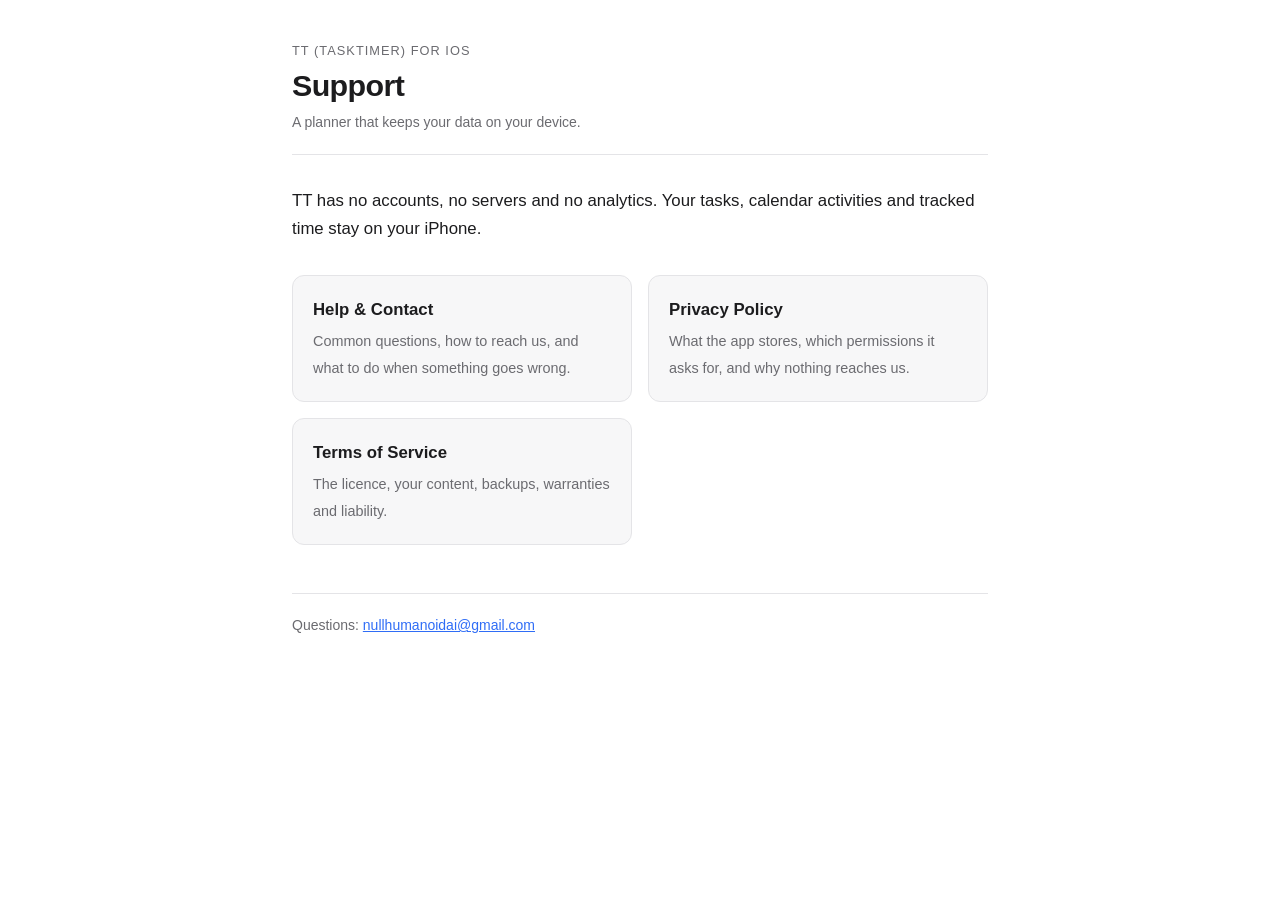
<file: docs/index.html>
<!doctype html>
<html lang="en">
<head>
<meta charset="utf-8">
<meta name="viewport" content="width=device-width, initial-scale=1">
<title>Support — TT: Checklist &amp; DailyPlanner</title>
<link rel="stylesheet" href="style.css">
</head>
<body>
<div class="wrap">
<header>
  <p class="app">TT (TaskTimer) for iOS</p>
  <h1>Support</h1>
  <p class="updated">A planner that keeps your data on your device.</p>
</header>
<p class="lead">TT has no accounts, no servers and no analytics. Your tasks, calendar activities and tracked time stay on your iPhone.</p>
<div class="tiles">
  <a class="tile" href="support.html"><strong>Help &amp; Contact</strong><span>Common questions, how to reach us, and what to do when something goes wrong.</span></a>
  <a class="tile" href="privacy.html"><strong>Privacy Policy</strong><span>What the app stores, which permissions it asks for, and why nothing reaches us.</span></a>
  <a class="tile" href="terms.html"><strong>Terms of Service</strong><span>The licence, your content, backups, warranties and liability.</span></a>
</div>
<footer>Questions: <a href="mailto:nullhumanoidai@gmail.com">nullhumanoidai@gmail.com</a></footer>
</div>
</body>
</html>
</file>
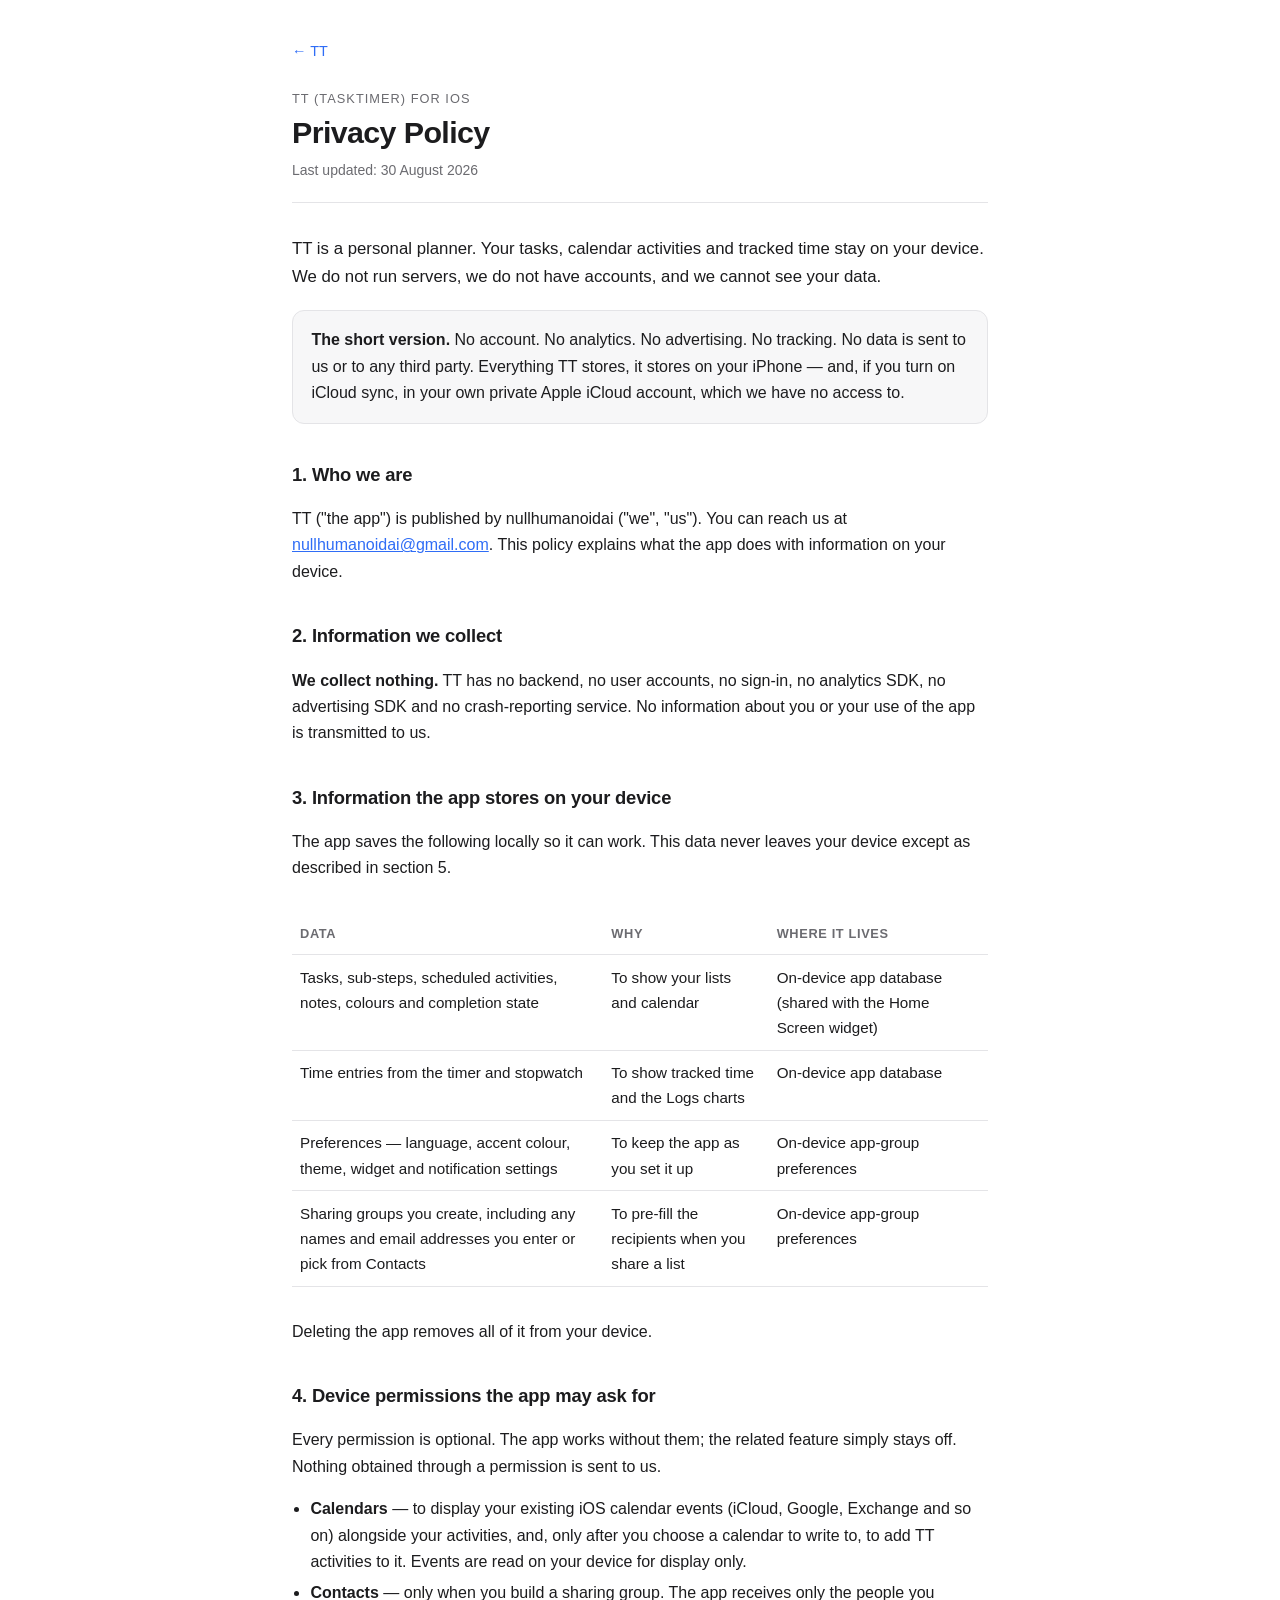
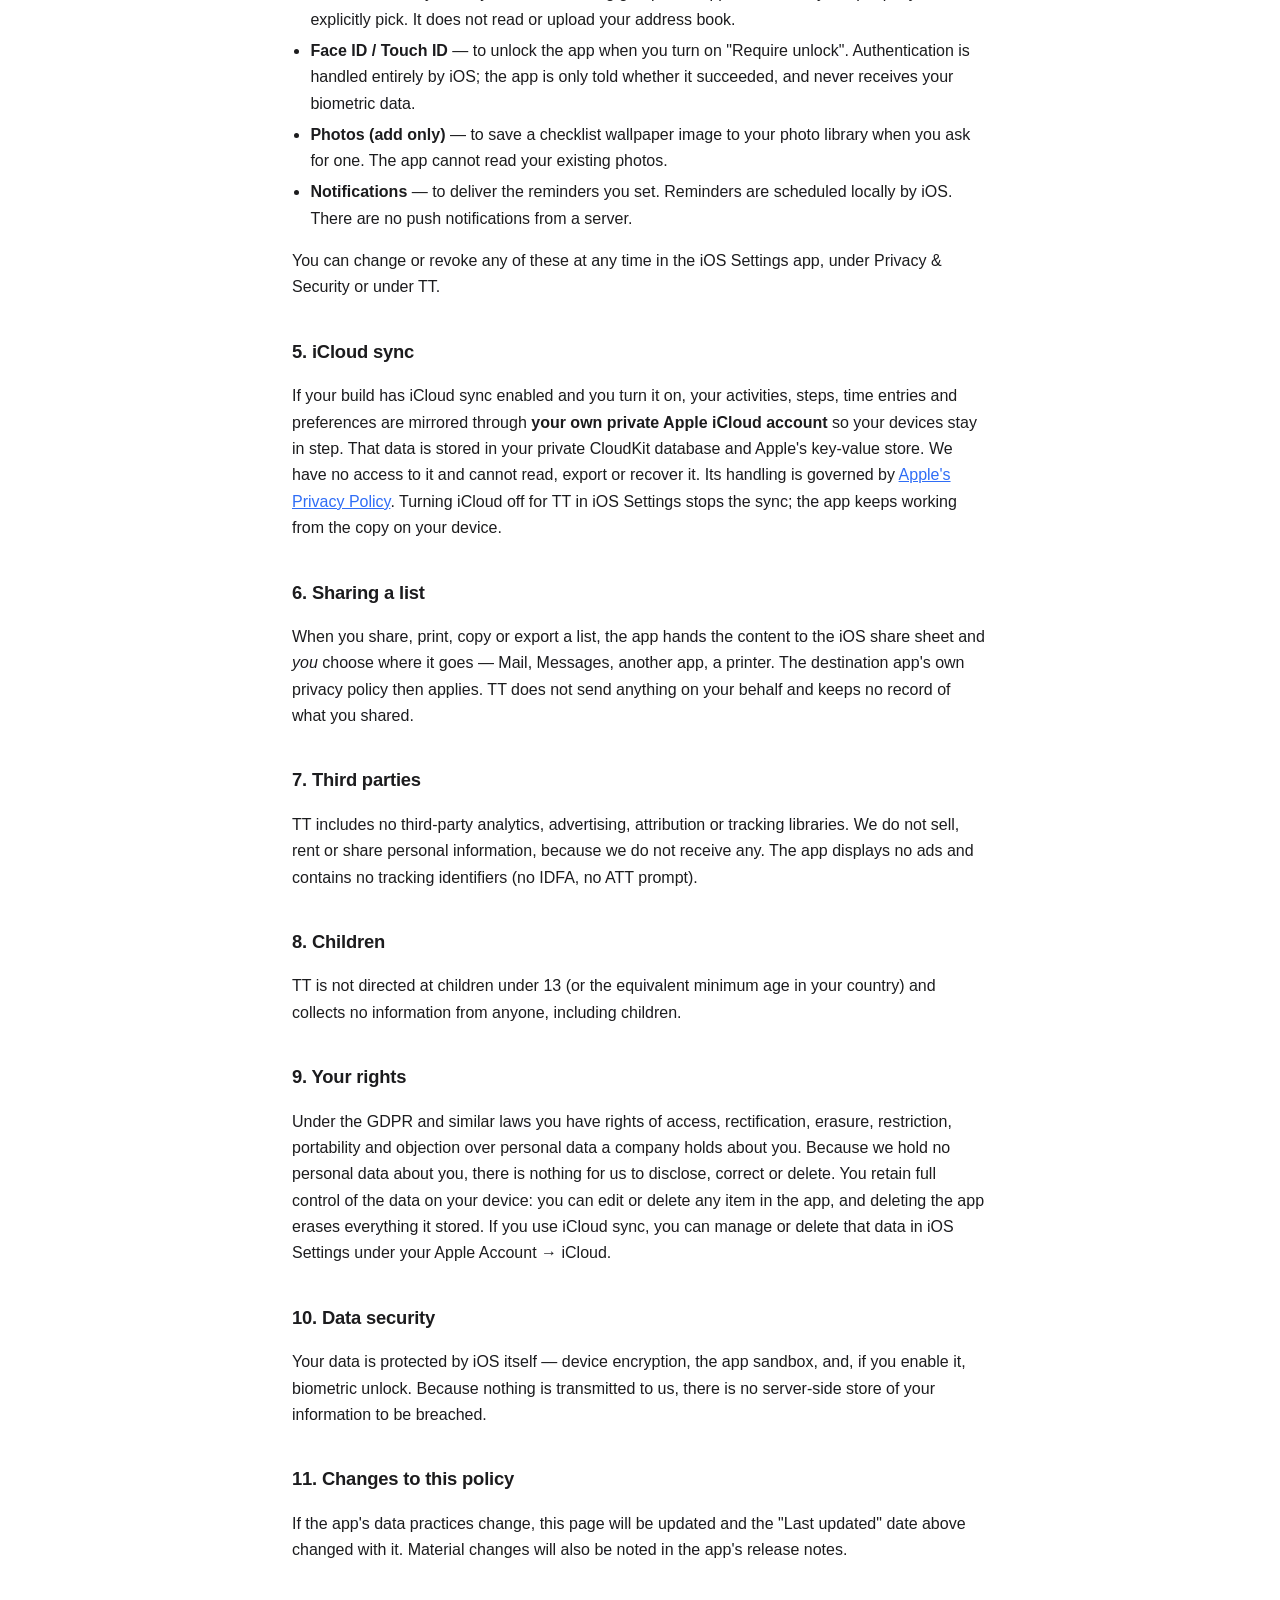
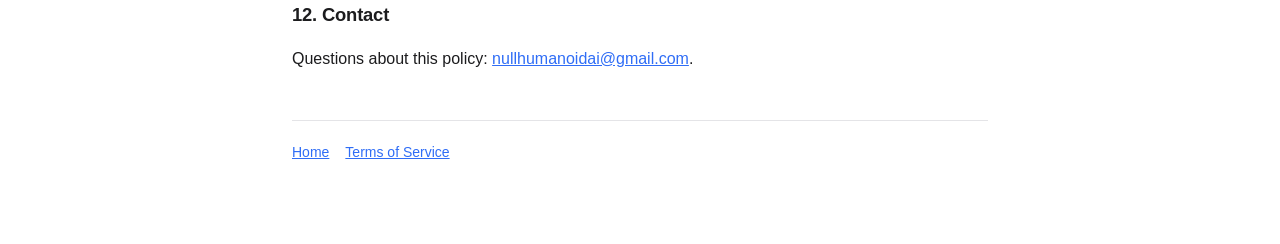
<file: docs/privacy.html>
<!doctype html>
<html lang="en">
<head>
<meta charset="utf-8">
<meta name="viewport" content="width=device-width, initial-scale=1">
<title>Privacy Policy — TT</title>
<link rel="stylesheet" href="style.css">
</head>
<body>
<div class="wrap">
<nav class="crumbs"><a href="./">← TT</a></nav>
<header>
  <p class="app">TT (TaskTimer) for iOS</p>
  <h1>Privacy Policy</h1>
  <p class="updated">Last updated: 30 August 2026</p>
</header>

<p class="lead">TT is a personal planner. Your tasks, calendar activities and tracked time stay on your device. We do not run servers, we do not have accounts, and we cannot see your data.</p>

<div class="card">
  <p><strong>The short version.</strong> No account. No analytics. No advertising. No tracking. No data is sent to us or to any third party. Everything TT stores, it stores on your iPhone — and, if you turn on iCloud sync, in your own private Apple iCloud account, which we have no access to.</p>
</div>

<h2>1. Who we are</h2>
<p>TT ("the app") is published by nullhumanoidai ("we", "us"). You can reach us at <a href="mailto:nullhumanoidai@gmail.com">nullhumanoidai@gmail.com</a>. This policy explains what the app does with information on your device.</p>

<h2>2. Information we collect</h2>
<p><strong>We collect nothing.</strong> TT has no backend, no user accounts, no sign-in, no analytics SDK, no advertising SDK and no crash-reporting service. No information about you or your use of the app is transmitted to us.</p>

<h2>3. Information the app stores on your device</h2>
<p>The app saves the following locally so it can work. This data never leaves your device except as described in section 5.</p>
<div class="tablewrap">
<table>
  <thead><tr><th>Data</th><th>Why</th><th>Where it lives</th></tr></thead>
  <tbody>
    <tr><td>Tasks, sub-steps, scheduled activities, notes, colours and completion state</td><td>To show your lists and calendar</td><td>On-device app database (shared with the Home Screen widget)</td></tr>
    <tr><td>Time entries from the timer and stopwatch</td><td>To show tracked time and the Logs charts</td><td>On-device app database</td></tr>
    <tr><td>Preferences — language, accent colour, theme, widget and notification settings</td><td>To keep the app as you set it up</td><td>On-device app-group preferences</td></tr>
    <tr><td>Sharing groups you create, including any names and email addresses you enter or pick from Contacts</td><td>To pre-fill the recipients when you share a list</td><td>On-device app-group preferences</td></tr>
  </tbody>
</table>
</div>
<p>Deleting the app removes all of it from your device.</p>

<h2>4. Device permissions the app may ask for</h2>
<p>Every permission is optional. The app works without them; the related feature simply stays off. Nothing obtained through a permission is sent to us.</p>
<ul>
  <li><strong>Calendars</strong> — to display your existing iOS calendar events (iCloud, Google, Exchange and so on) alongside your activities, and, only after you choose a calendar to write to, to add TT activities to it. Events are read on your device for display only.</li>
  <li><strong>Contacts</strong> — only when you build a sharing group. The app receives only the people you explicitly pick. It does not read or upload your address book.</li>
  <li><strong>Face ID / Touch ID</strong> — to unlock the app when you turn on "Require unlock". Authentication is handled entirely by iOS; the app is only told whether it succeeded, and never receives your biometric data.</li>
  <li><strong>Photos (add only)</strong> — to save a checklist wallpaper image to your photo library when you ask for one. The app cannot read your existing photos.</li>
  <li><strong>Notifications</strong> — to deliver the reminders you set. Reminders are scheduled locally by iOS. There are no push notifications from a server.</li>
</ul>
<p>You can change or revoke any of these at any time in the iOS Settings app, under Privacy &amp; Security or under TT.</p>

<h2>5. iCloud sync</h2>
<p>If your build has iCloud sync enabled and you turn it on, your activities, steps, time entries and preferences are mirrored through <strong>your own private Apple iCloud account</strong> so your devices stay in step. That data is stored in your private CloudKit database and Apple's key-value store. We have no access to it and cannot read, export or recover it. Its handling is governed by <a href="https://www.apple.com/legal/privacy/" rel="noopener">Apple's Privacy Policy</a>. Turning iCloud off for TT in iOS Settings stops the sync; the app keeps working from the copy on your device.</p>

<h2>6. Sharing a list</h2>
<p>When you share, print, copy or export a list, the app hands the content to the iOS share sheet and <em>you</em> choose where it goes — Mail, Messages, another app, a printer. The destination app's own privacy policy then applies. TT does not send anything on your behalf and keeps no record of what you shared.</p>

<h2>7. Third parties</h2>
<p>TT includes no third-party analytics, advertising, attribution or tracking libraries. We do not sell, rent or share personal information, because we do not receive any. The app displays no ads and contains no tracking identifiers (no IDFA, no ATT prompt).</p>

<h2>8. Children</h2>
<p>TT is not directed at children under 13 (or the equivalent minimum age in your country) and collects no information from anyone, including children.</p>

<h2>9. Your rights</h2>
<p>Under the GDPR and similar laws you have rights of access, rectification, erasure, restriction, portability and objection over personal data a company holds about you. Because we hold no personal data about you, there is nothing for us to disclose, correct or delete. You retain full control of the data on your device: you can edit or delete any item in the app, and deleting the app erases everything it stored. If you use iCloud sync, you can manage or delete that data in iOS Settings under your Apple Account → iCloud.</p>

<h2>10. Data security</h2>
<p>Your data is protected by iOS itself — device encryption, the app sandbox, and, if you enable it, biometric unlock. Because nothing is transmitted to us, there is no server-side store of your information to be breached.</p>

<h2>11. Changes to this policy</h2>
<p>If the app's data practices change, this page will be updated and the "Last updated" date above changed with it. Material changes will also be noted in the app's release notes.</p>

<h2>12. Contact</h2>
<p>Questions about this policy: <a href="mailto:nullhumanoidai@gmail.com">nullhumanoidai@gmail.com</a>.</p>

<footer>
  <a href="./">Home</a><a href="terms.html">Terms of Service</a>
</footer>
</div>
</body>
</html>
</file>
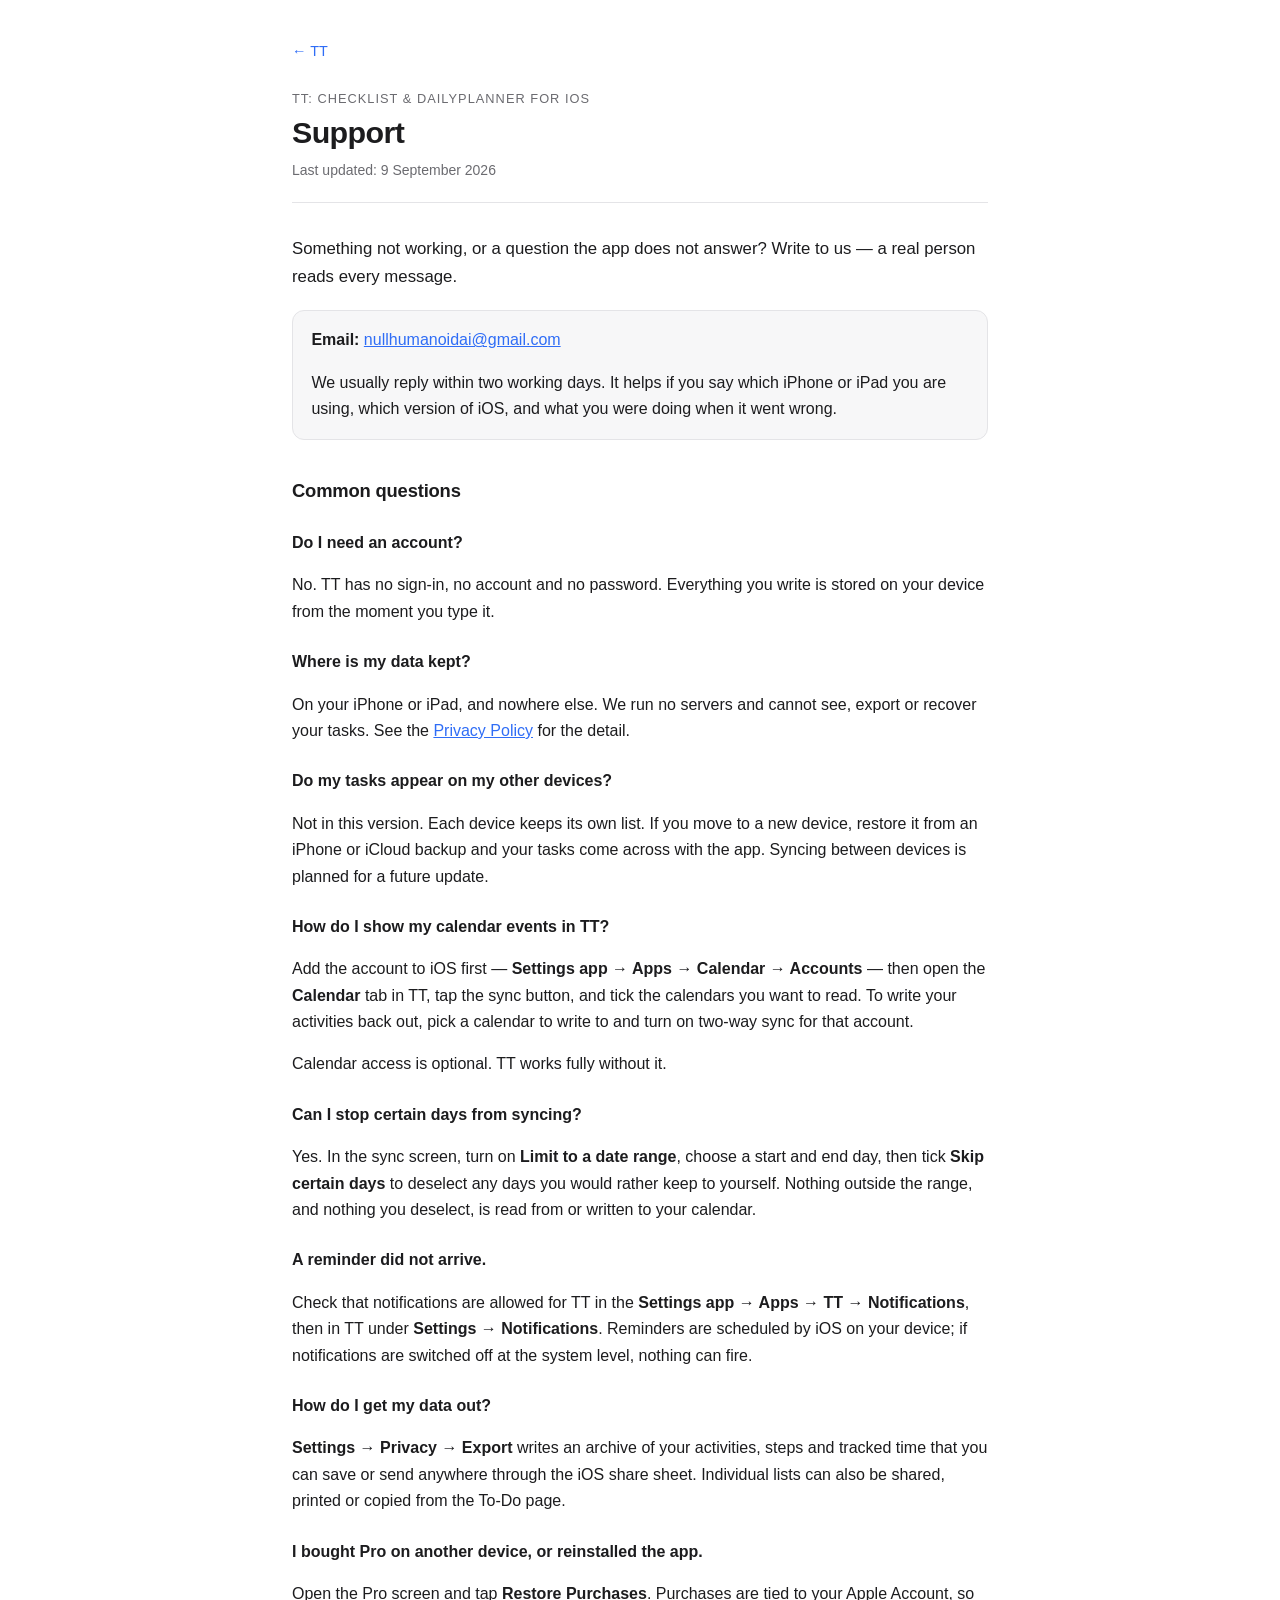
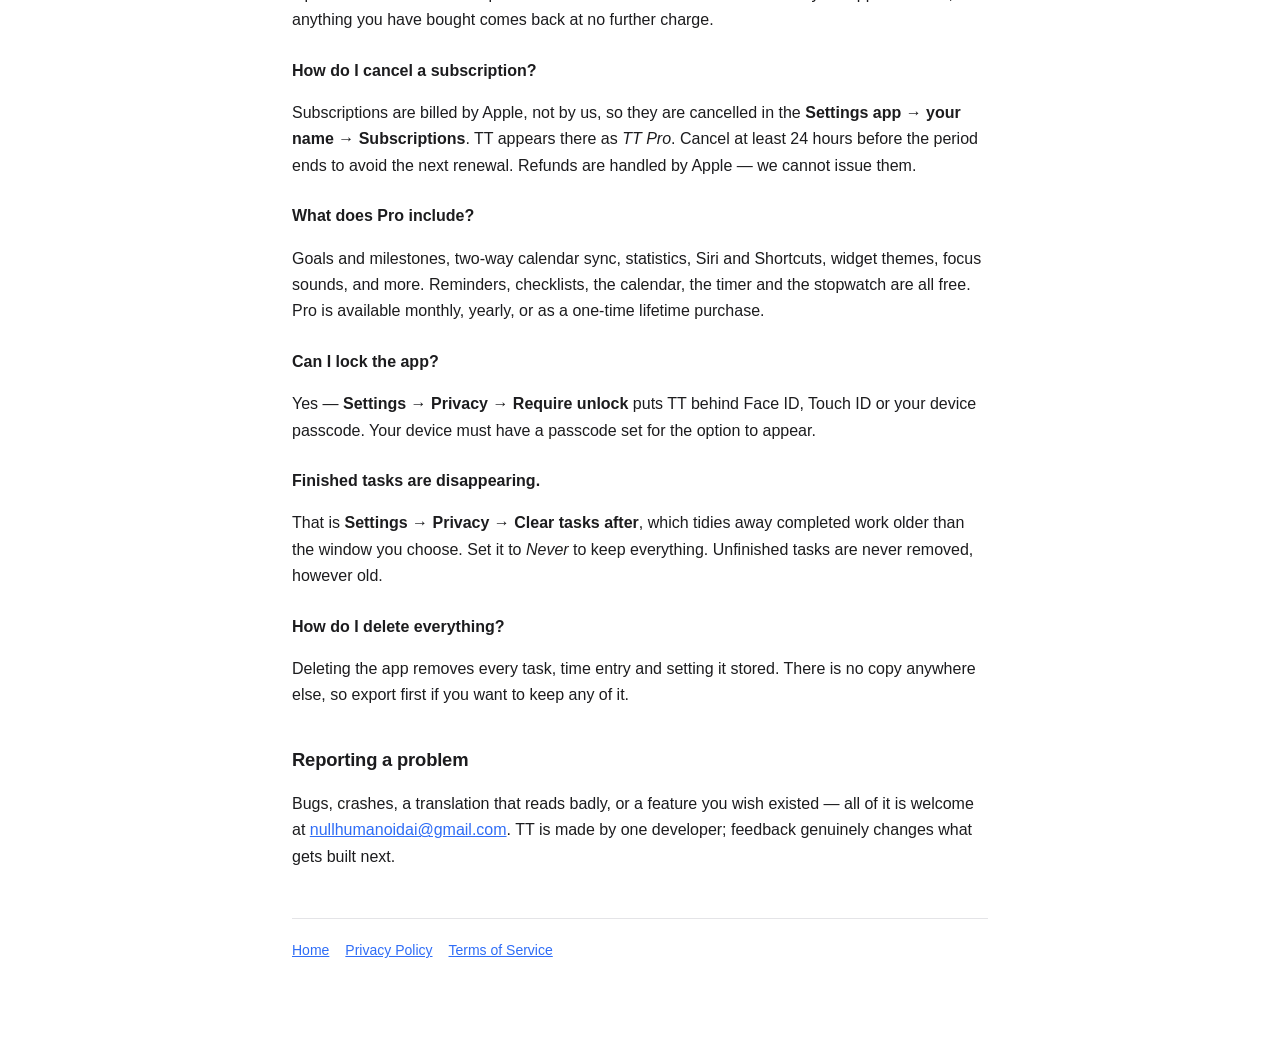
<file: docs/support.html>
<!doctype html>
<html lang="en">
<head>
<meta charset="utf-8">
<meta name="viewport" content="width=device-width, initial-scale=1">
<title>Support — TT: Checklist &amp; DailyPlanner</title>
<link rel="stylesheet" href="style.css">
</head>
<body>
<div class="wrap">
<nav class="crumbs"><a href="./">← TT</a></nav>
<header>
  <p class="app">TT: Checklist &amp; DailyPlanner for iOS</p>
  <h1>Support</h1>
  <p class="updated">Last updated: 9 September 2026</p>
</header>

<p class="lead">Something not working, or a question the app does not answer? Write to us — a real person reads every message.</p>

<div class="card">
  <p><strong>Email:</strong> <a href="mailto:nullhumanoidai@gmail.com">nullhumanoidai@gmail.com</a></p>
  <p>We usually reply within two working days. It helps if you say which iPhone or iPad you are using, which version of iOS, and what you were doing when it went wrong.</p>
</div>

<h2>Common questions</h2>

<h3>Do I need an account?</h3>
<p>No. TT has no sign-in, no account and no password. Everything you write is stored on your device from the moment you type it.</p>

<h3>Where is my data kept?</h3>
<p>On your iPhone or iPad, and nowhere else. We run no servers and cannot see, export or recover your tasks. See the <a href="privacy.html">Privacy Policy</a> for the detail.</p>

<h3>Do my tasks appear on my other devices?</h3>
<p>Not in this version. Each device keeps its own list. If you move to a new device, restore it from an iPhone or iCloud backup and your tasks come across with the app. Syncing between devices is planned for a future update.</p>

<h3>How do I show my calendar events in TT?</h3>
<p>Add the account to iOS first — <strong>Settings app → Apps → Calendar → Accounts</strong> — then open the <strong>Calendar</strong> tab in TT, tap the sync button, and tick the calendars you want to read. To write your activities back out, pick a calendar to write to and turn on two-way sync for that account.</p>
<p>Calendar access is optional. TT works fully without it.</p>

<h3>Can I stop certain days from syncing?</h3>
<p>Yes. In the sync screen, turn on <strong>Limit to a date range</strong>, choose a start and end day, then tick <strong>Skip certain days</strong> to deselect any days you would rather keep to yourself. Nothing outside the range, and nothing you deselect, is read from or written to your calendar.</p>

<h3>A reminder did not arrive.</h3>
<p>Check that notifications are allowed for TT in the <strong>Settings app → Apps → TT → Notifications</strong>, then in TT under <strong>Settings → Notifications</strong>. Reminders are scheduled by iOS on your device; if notifications are switched off at the system level, nothing can fire.</p>

<h3>How do I get my data out?</h3>
<p><strong>Settings → Privacy → Export</strong> writes an archive of your activities, steps and tracked time that you can save or send anywhere through the iOS share sheet. Individual lists can also be shared, printed or copied from the To-Do page.</p>

<h3>I bought Pro on another device, or reinstalled the app.</h3>
<p>Open the Pro screen and tap <strong>Restore Purchases</strong>. Purchases are tied to your Apple Account, so anything you have bought comes back at no further charge.</p>

<h3>How do I cancel a subscription?</h3>
<p>Subscriptions are billed by Apple, not by us, so they are cancelled in the <strong>Settings app → your name → Subscriptions</strong>. TT appears there as <em>TT Pro</em>. Cancel at least 24 hours before the period ends to avoid the next renewal. Refunds are handled by Apple — we cannot issue them.</p>

<h3>What does Pro include?</h3>
<p>Goals and milestones, two-way calendar sync, statistics, Siri and Shortcuts, widget themes, focus sounds, and more. Reminders, checklists, the calendar, the timer and the stopwatch are all free. Pro is available monthly, yearly, or as a one-time lifetime purchase.</p>

<h3>Can I lock the app?</h3>
<p>Yes — <strong>Settings → Privacy → Require unlock</strong> puts TT behind Face ID, Touch ID or your device passcode. Your device must have a passcode set for the option to appear.</p>

<h3>Finished tasks are disappearing.</h3>
<p>That is <strong>Settings → Privacy → Clear tasks after</strong>, which tidies away completed work older than the window you choose. Set it to <em>Never</em> to keep everything. Unfinished tasks are never removed, however old.</p>

<h3>How do I delete everything?</h3>
<p>Deleting the app removes every task, time entry and setting it stored. There is no copy anywhere else, so export first if you want to keep any of it.</p>

<h2>Reporting a problem</h2>
<p>Bugs, crashes, a translation that reads badly, or a feature you wish existed — all of it is welcome at <a href="mailto:nullhumanoidai@gmail.com">nullhumanoidai@gmail.com</a>. TT is made by one developer; feedback genuinely changes what gets built next.</p>

<footer>
  <a href="./">Home</a><a href="privacy.html">Privacy Policy</a><a href="terms.html">Terms of Service</a>
</footer>
</div>
</body>
</html>
</file>
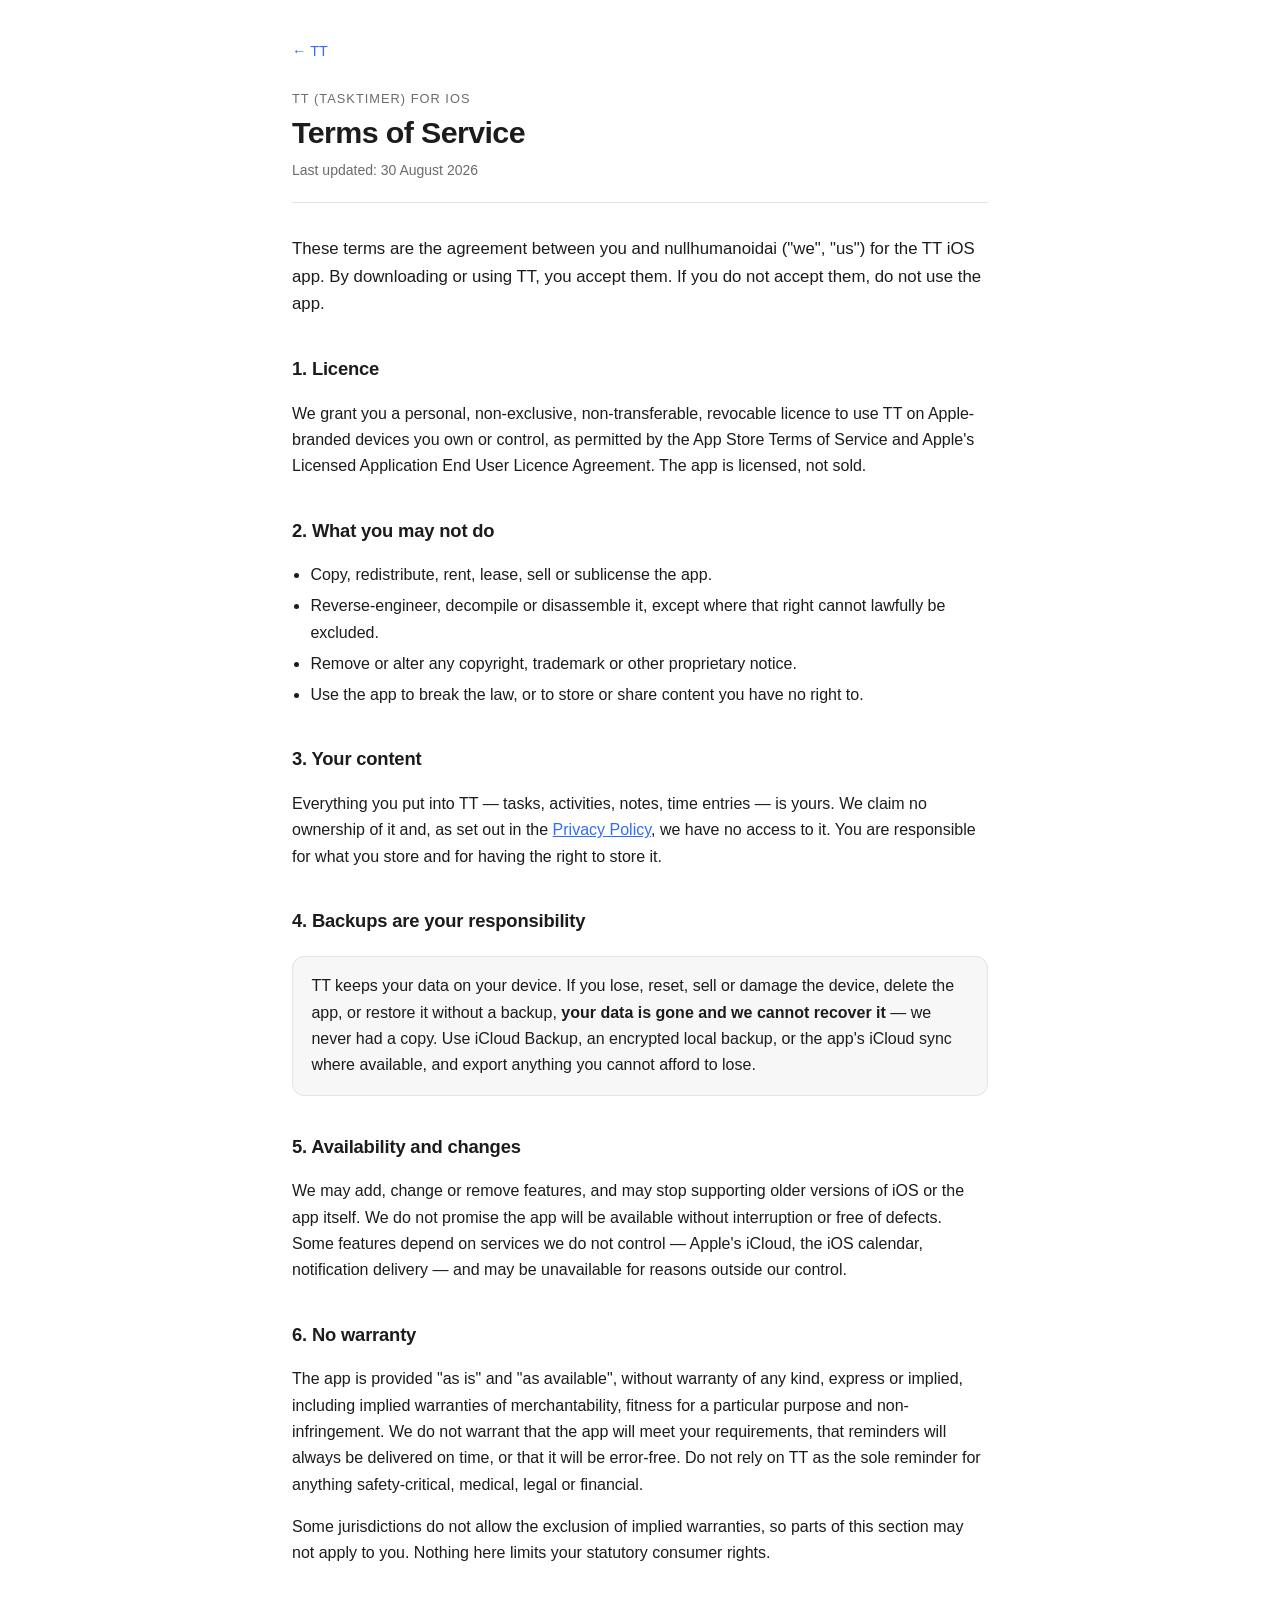
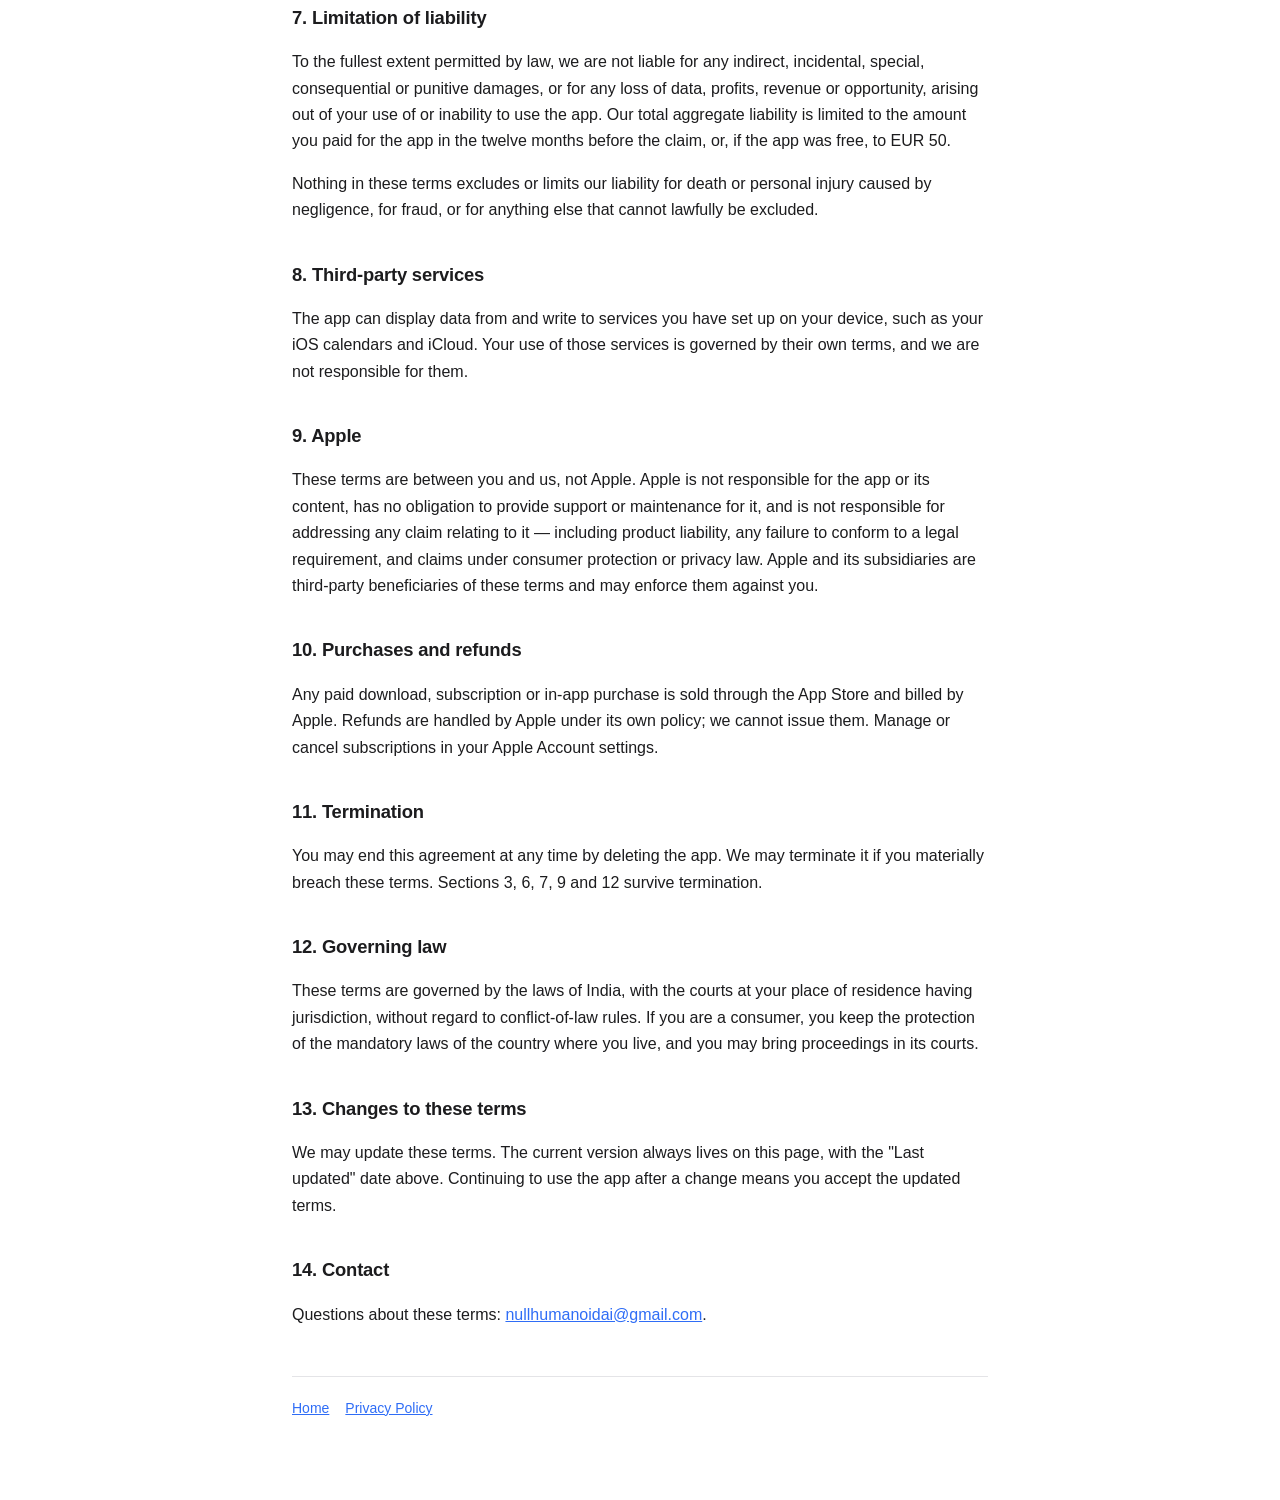
<file: docs/terms.html>
<!doctype html>
<html lang="en">
<head>
<meta charset="utf-8">
<meta name="viewport" content="width=device-width, initial-scale=1">
<title>Terms of Service — TT</title>
<link rel="stylesheet" href="style.css">
</head>
<body>
<div class="wrap">
<nav class="crumbs"><a href="./">← TT</a></nav>
<header>
  <p class="app">TT (TaskTimer) for iOS</p>
  <h1>Terms of Service</h1>
  <p class="updated">Last updated: 30 August 2026</p>
</header>

<p class="lead">These terms are the agreement between you and nullhumanoidai ("we", "us") for the TT iOS app. By downloading or using TT, you accept them. If you do not accept them, do not use the app.</p>

<h2>1. Licence</h2>
<p>We grant you a personal, non-exclusive, non-transferable, revocable licence to use TT on Apple-branded devices you own or control, as permitted by the App Store Terms of Service and Apple's Licensed Application End User Licence Agreement. The app is licensed, not sold.</p>

<h2>2. What you may not do</h2>
<ul>
  <li>Copy, redistribute, rent, lease, sell or sublicense the app.</li>
  <li>Reverse-engineer, decompile or disassemble it, except where that right cannot lawfully be excluded.</li>
  <li>Remove or alter any copyright, trademark or other proprietary notice.</li>
  <li>Use the app to break the law, or to store or share content you have no right to.</li>
</ul>

<h2>3. Your content</h2>
<p>Everything you put into TT — tasks, activities, notes, time entries — is yours. We claim no ownership of it and, as set out in the <a href="privacy.html">Privacy Policy</a>, we have no access to it. You are responsible for what you store and for having the right to store it.</p>

<h2>4. Backups are your responsibility</h2>
<div class="card">
  <p>TT keeps your data on your device. If you lose, reset, sell or damage the device, delete the app, or restore it without a backup, <strong>your data is gone and we cannot recover it</strong> — we never had a copy. Use iCloud Backup, an encrypted local backup, or the app's iCloud sync where available, and export anything you cannot afford to lose.</p>
</div>

<h2>5. Availability and changes</h2>
<p>We may add, change or remove features, and may stop supporting older versions of iOS or the app itself. We do not promise the app will be available without interruption or free of defects. Some features depend on services we do not control — Apple's iCloud, the iOS calendar, notification delivery — and may be unavailable for reasons outside our control.</p>

<h2>6. No warranty</h2>
<p>The app is provided "as is" and "as available", without warranty of any kind, express or implied, including implied warranties of merchantability, fitness for a particular purpose and non-infringement. We do not warrant that the app will meet your requirements, that reminders will always be delivered on time, or that it will be error-free. Do not rely on TT as the sole reminder for anything safety-critical, medical, legal or financial.</p>
<p>Some jurisdictions do not allow the exclusion of implied warranties, so parts of this section may not apply to you. Nothing here limits your statutory consumer rights.</p>

<h2>7. Limitation of liability</h2>
<p>To the fullest extent permitted by law, we are not liable for any indirect, incidental, special, consequential or punitive damages, or for any loss of data, profits, revenue or opportunity, arising out of your use of or inability to use the app. Our total aggregate liability is limited to the amount you paid for the app in the twelve months before the claim, or, if the app was free, to EUR 50.</p>
<p>Nothing in these terms excludes or limits our liability for death or personal injury caused by negligence, for fraud, or for anything else that cannot lawfully be excluded.</p>

<h2>8. Third-party services</h2>
<p>The app can display data from and write to services you have set up on your device, such as your iOS calendars and iCloud. Your use of those services is governed by their own terms, and we are not responsible for them.</p>

<h2>9. Apple</h2>
<p>These terms are between you and us, not Apple. Apple is not responsible for the app or its content, has no obligation to provide support or maintenance for it, and is not responsible for addressing any claim relating to it — including product liability, any failure to conform to a legal requirement, and claims under consumer protection or privacy law. Apple and its subsidiaries are third-party beneficiaries of these terms and may enforce them against you.</p>

<h2>10. Purchases and refunds</h2>
<p>Any paid download, subscription or in-app purchase is sold through the App Store and billed by Apple. Refunds are handled by Apple under its own policy; we cannot issue them. Manage or cancel subscriptions in your Apple Account settings.</p>

<h2>11. Termination</h2>
<p>You may end this agreement at any time by deleting the app. We may terminate it if you materially breach these terms. Sections 3, 6, 7, 9 and 12 survive termination.</p>

<h2>12. Governing law</h2>
<p>These terms are governed by the laws of India, with the courts at your place of residence having jurisdiction, without regard to conflict-of-law rules. If you are a consumer, you keep the protection of the mandatory laws of the country where you live, and you may bring proceedings in its courts.</p>

<h2>13. Changes to these terms</h2>
<p>We may update these terms. The current version always lives on this page, with the "Last updated" date above. Continuing to use the app after a change means you accept the updated terms.</p>

<h2>14. Contact</h2>
<p>Questions about these terms: <a href="mailto:nullhumanoidai@gmail.com">nullhumanoidai@gmail.com</a>.</p>

<footer>
  <a href="./">Home</a><a href="privacy.html">Privacy Policy</a>
</footer>
</div>
</body>
</html>
</file>
<file: docs/style.css>
:root {
  --bg: #ffffff;
  --fg: #1c1c1e;
  --muted: #6b6b70;
  --rule: #e4e4e7;
  --accent: #2f6df6;
  --card: #f7f7f8;
}
@media (prefers-color-scheme: dark) {
  :root {
    --bg: #131316;
    --fg: #ececf0;
    --muted: #9b9ba3;
    --rule: #2c2c31;
    --accent: #7ba4ff;
    --card: #1c1c20;
  }
}
* { box-sizing: border-box; }
body {
  margin: 0;
  background: var(--bg);
  color: var(--fg);
  font: 16px/1.65 -apple-system, BlinkMacSystemFont, "Segoe UI", Roboto, Helvetica, Arial, sans-serif;
  -webkit-text-size-adjust: 100%;
}
.wrap { max-width: 46rem; margin: 0 auto; padding: 2.5rem 1.25rem 5rem; }
header { border-bottom: 1px solid var(--rule); padding-bottom: 1.25rem; margin-bottom: 2rem; }
header .app { font-size: .8rem; letter-spacing: .08em; text-transform: uppercase; color: var(--muted); margin: 0 0 .35rem; }
h1 { font-size: 1.9rem; line-height: 1.2; margin: 0 0 .5rem; letter-spacing: -.02em; }
.updated { color: var(--muted); font-size: .875rem; margin: 0; }
h2 { font-size: 1.15rem; margin: 2.25rem 0 .6rem; letter-spacing: -.01em; }
h3 { font-size: 1rem; margin: 1.5rem 0 .4rem; }
p, li { color: var(--fg); }
ul { padding-left: 1.15rem; }
li { margin: .3rem 0; }
a { color: var(--accent); }
.lead { font-size: 1.05rem; }
.card { background: var(--card); border: 1px solid var(--rule); border-radius: .75rem; padding: 1rem 1.15rem; margin: 1.25rem 0; }
.card p:first-child { margin-top: 0; }
.card p:last-child { margin-bottom: 0; }
table { width: 100%; border-collapse: collapse; margin: 1rem 0; font-size: .95rem; }
th, td { text-align: left; vertical-align: top; padding: .6rem .5rem; border-bottom: 1px solid var(--rule); }
th { color: var(--muted); font-weight: 600; font-size: .8rem; text-transform: uppercase; letter-spacing: .05em; }
.tablewrap { overflow-x: auto; }
nav.crumbs { margin-bottom: 1.5rem; font-size: .9rem; }
nav.crumbs a { text-decoration: none; }
footer { border-top: 1px solid var(--rule); margin-top: 3rem; padding-top: 1.25rem; color: var(--muted); font-size: .875rem; }
footer a { margin-right: 1rem; }
.tiles { display: grid; gap: 1rem; grid-template-columns: repeat(auto-fit, minmax(15rem, 1fr)); margin-top: 2rem; }
.tile { display: block; text-decoration: none; color: inherit; background: var(--card); border: 1px solid var(--rule); border-radius: .75rem; padding: 1.25rem; }
.tile:hover { border-color: var(--accent); }
.tile strong { display: block; font-size: 1.05rem; margin-bottom: .3rem; }
.tile span { color: var(--muted); font-size: .9rem; }
</file>
